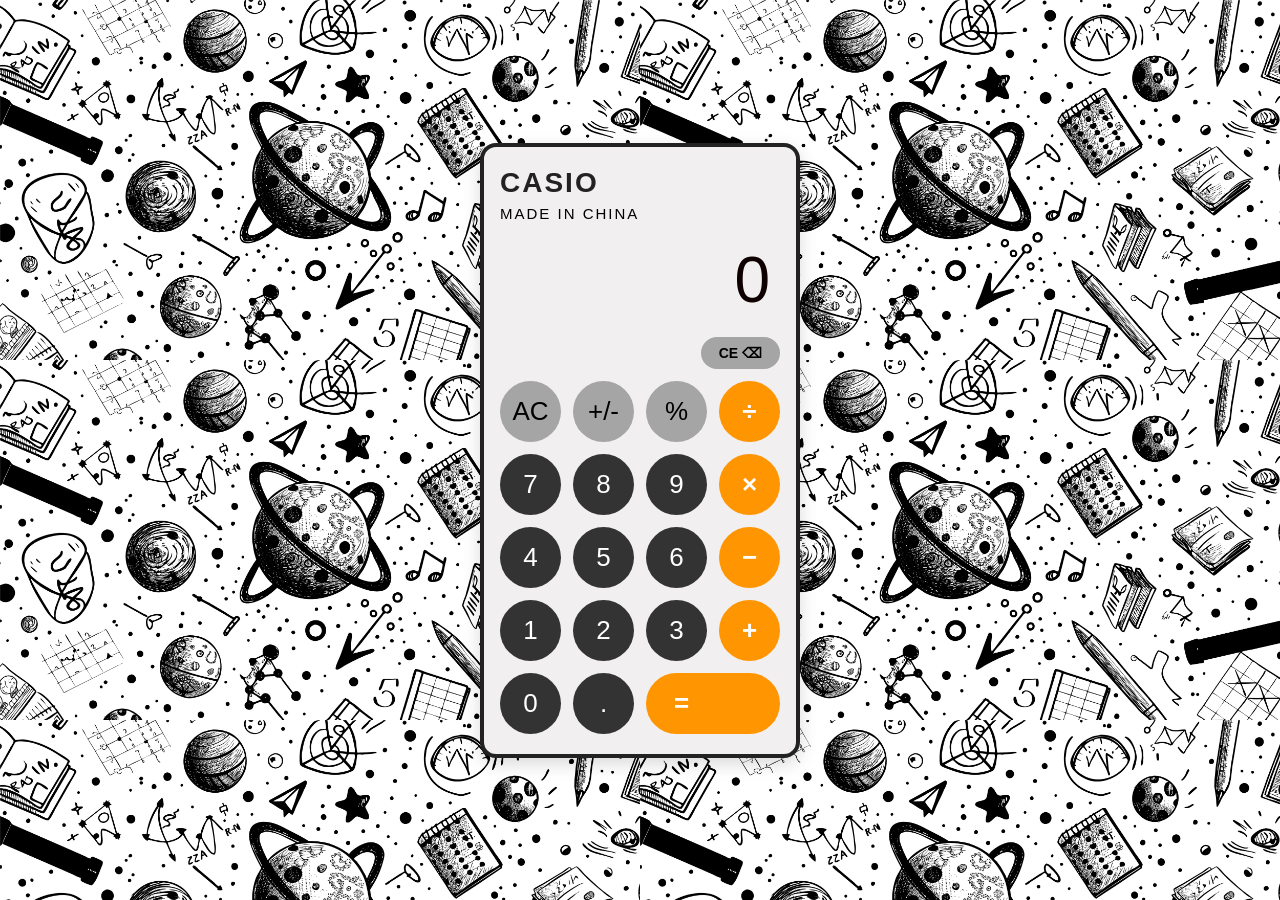
<file: Calculator/index.html>
<!DOCTYPE html>
<html lang="en">
<head>
  <meta charset="UTF-8">
  <meta name="viewport" content="width=device-width, initial-scale=1.0">
  <title>Calculator</title>
  <link rel="stylesheet" href="style.css">
</head>
<body>

  <div class="calculator">

    <div class="brand">CASIO</div>
    <span class="lowercase-text">MADE IN CHINA</span>
    <div class="display" id="display">0</div>

    <div class="ce_row">
      <button class="ce_btn" data-action="ce">CE ⌫</button>
    </div>

    <div class="keys">

      <button class="key key_gray" data-action="clear">AC</button>
      <button class="key key_gray" data-action="sign">+/-</button>
      <button class="key key_gray" data-action="percent">%</button>
      <button class="key key_orange" data-action="divide">÷</button>

      <button class="key key_dark" data-number="7">7</button>
      <button class="key key_dark" data-number="8">8</button>
      <button class="key key_dark" data-number="9">9</button>
      <button class="key key_orange" data-action="multiply">×</button>

      <button class="key key_dark" data-number="4">4</button>
      <button class="key key_dark" data-number="5">5</button>
      <button class="key key_dark" data-number="6">6</button>
      <button class="key key_orange" data-action="subtract">−</button>

      <button class="key key_dark" data-number="1">1</button>
      <button class="key key_dark" data-number="2">2</button>
      <button class="key key_dark" data-number="3">3</button>
      <button class="key key_orange" data-action="add">+</button>

      <button class="key key_dark" data-number="0">0</button>
      <button class="key key_dark" data-action="decimal">.</button>
      <button class="key key_dark key_equal key key_orange" data-action="equals">=</button>

    </div>
  </div>

  <script src="script.js"></script>
</body>
</html>
</file>
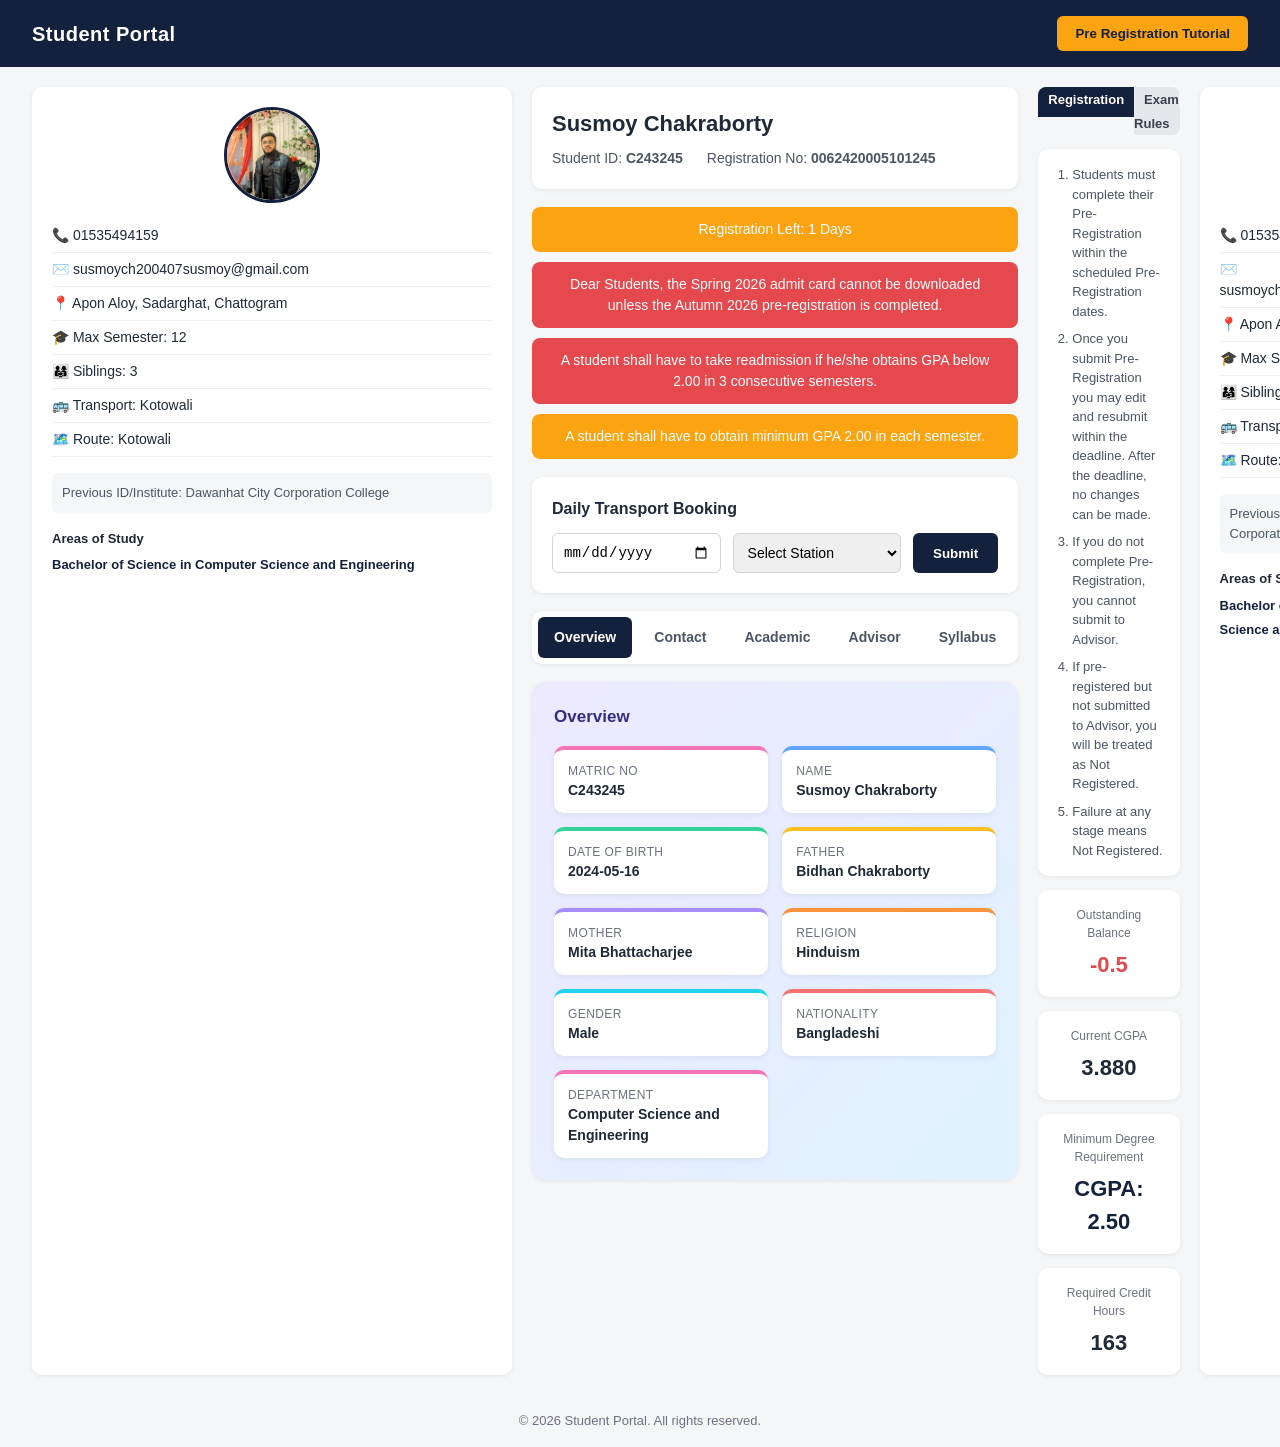
<file: Portal/index.html>
<!DOCTYPE html>
<html lang="en">
<head>
  <meta charset="UTF-8">
  <meta name="viewport" content="width=device-width, initial-scale=1.0">
  <title>Student Portal</title>
  <link rel="stylesheet" href="style.css">
</head>
<body>

  <header class="site_header">
    <div class="brand">Student Portal</div>
    <button class="tutorial_btn">Pre Registration Tutorial</button>
  </header>

  <div class="layout_wrapper">

    <aside class="profile_sidebar">

      <div class="profile_photo_box">
        <img src="myphoto.jpg" alt="Student photo" class="profile_photo">
      </div>

      <ul class="profile_contact_list">
        <li>📞 01535494159</li>
        <li>✉️ susmoych200407susmoy@gmail.com</li>
        <li>📍 Apon Aloy, Sadarghat, Chattogram</li>
        <li>🎓 Max Semester: 12</li>
        <li>👨‍👩‍👧 Siblings: 3</li>
        <li>🚌 Transport: Kotowali</li>
        <li>🗺️ Route: Kotowali</li>
      </ul>

      <article class="prev_institute_box">
        <p>Previous ID/Institute: Dawanhat City Corporation College</p>
      </article>

      <div class="study_area_box">
        <p>Areas of Study</p>
        <a href="#">Bachelor of Science in Computer Science and Engineering</a>
      </div>

    </aside>

    <main class="main_content">

      <!-- _section_: student name + id block -->
      <section class="student_id_card">
        <h1 class="student_name">Susmoy Chakraborty</h1>
        <div class="id_row">
          <span>Student ID: <strong>C243245</strong></span>
          <span>Registration No: <strong>0062420005101245</strong></span>
        </div>
      </section>

      <section class="notice_section">
        <p class="notice notice_warning">Registration Left: 1 Days</p>
        <p class="notice notice_danger">Dear Students, the Spring 2026 admit card cannot be downloaded unless the Autumn 2026 pre-registration is completed.</p>
        <p class="notice notice_danger">A student shall have to take readmission if he/she obtains GPA below 2.00 in 3 consecutive semesters.</p>
        <p class="notice notice_warning">A student shall have to obtain minimum GPA 2.00 in each semester.</p>
      </section>

      <section class="transport_section">
        <h2>Daily Transport Booking</h2>
        <form class="transport_form">
          <input type="date" class="input_date" required>
          <select class="input_station" required>
            <option value="">Select Station</option>
            <option value="kotowali">Kotowali</option>
            <option value="agrabad">Agrabad</option>
            <option value="gec">GEC</option>
          </select>
          <button type="submit" class="submit_btn">Submit</button>
        </form>
      </section>

      <nav class="tab_nav">
        <ul>
          <li><a href="#overview" class="tab_link active">Overview</a></li>
          <li><a href="#contact" class="tab_link">Contact</a></li>
          <li><a href="#academic" class="tab_link">Academic</a></li>
          <li><a href="#advisor" class="tab_link">Advisor</a></li>
          <li><a href="#syllabus" class="tab_link">Syllabus</a></li>
        </ul>
      </nav>

      <article id="overview" class="overview_article">
        <h2>Overview</h2>
        <div class="detail_grid">
          <div class="detail_item"><span>Matric No</span><strong>C243245</strong></div>
          <div class="detail_item"><span>Name</span><strong>Susmoy Chakraborty</strong></div>
          <div class="detail_item"><span>Date of Birth</span><strong>2024-05-16</strong></div>
          <div class="detail_item"><span>Father</span><strong>Bidhan Chakraborty</strong></div>
          <div class="detail_item"><span>Mother</span><strong>Mita Bhattacharjee</strong></div>
          <div class="detail_item"><span>Religion</span><strong>Hinduism</strong></div>
          <div class="detail_item"><span>Gender</span><strong>Male</strong></div>
          <div class="detail_item"><span>Nationality</span><strong>Bangladeshi</strong></div>
          <div class="detail_item"><span>Department</span><strong>Computer Science and Engineering</strong></div>
        </div>
      </article>

    </main>

    <aside class="info_sidebar">

      <!-- _nav_: two tab toggle between Registration and Exam Rules panels -->
      <nav class="side_tab_nav">
        <ul>
          <li><a href="#registration" class="side_tab active">Registration</a></li>
          <li><a href="#exam_rules" class="side_tab">Exam Rules</a></li>
        </ul>
      </nav>

      <section id="registration" class="rules_section">
        <ol class="rules_list">
          <li>Students must complete their Pre-Registration within the scheduled Pre-Registration dates.</li>
          <li>Once you submit Pre-Registration you may edit and resubmit within the deadline. After the deadline, no changes can be made.</li>
          <li>If you do not complete Pre-Registration, you cannot submit to Advisor.</li>
          <li>If pre-registered but not submitted to Advisor, you will be treated as Not Registered.</li>
          <li>Failure at any stage means Not Registered.</li>
        </ol>
      </section>

      <!-- _section_: outstanding balance box -->
      <section class="balance_box">
        <p>Outstanding Balance</p>
        <strong>-0.5</strong>
      </section>

      <section class="cgpa_box">
        <p>Current CGPA</p>
        <strong>3.880</strong>
      </section>

      <section class="requirement_box">
        <p>Minimum Degree Requirement</p>
        <strong>CGPA: 2.50</strong>
      </section>

      <section class="credit_box">
        <p>Required Credit Hours</p>
        <strong>163</strong>
      </section>

    </aside>
    <!-- new column -->
<aside class="profile_sidebar">

      <div class="profile_photo_box">
        <img src="myphoto.jpg" alt="Student photo" class="profile_photo">
      </div>

      <ul class="profile_contact_list">
        <li>📞 01535494159</li>
        <li>✉️ susmoych200407susmoy@gmail.com</li>
        <li>📍 Apon Aloy, Sadarghat, Chattogram</li>
        <li>🎓 Max Semester: 12</li>
        <li>👨‍👩‍👧 Siblings: 3</li>
        <li>🚌 Transport: Kotowali</li>
        <li>🗺️ Route: Kotowali</li>
      </ul>

      <article class="prev_institute_box">
        <p>Previous ID/Institute: Dawanhat City Corporation College</p>
      </article>

      <div class="study_area_box">
        <p>Areas of Study</p>
        <a href="#">Bachelor of Science in Computer Science and Engineering</a>
      </div>

    </aside>
  </div>

  <footer class="site_footer">
    <p>&copy; 2026 Student Portal. All rights reserved.</p>
  </footer>

</body>
</html>
</file>
<file: Calculator/style.css>
* {
  box-sizing: border-box;
  margin: 0;
  padding: 0;
}

body {
  min-height: 100vh;
  display: flex;
  align-items: center;
  justify-content: center;
  background-image: url("ggg.jpg");
  background-size: 50% auto; 
  font-family: "Segoe UI", Arial, sans-serif;
}

.calculator {
  width: 320px;
  padding: 20px 16px;
  border: 4px solid #222222;
  border-radius: 16px;
  background: #f1efef;
  box-shadow: 0 6px 18px rgba(0, 0, 0, 0.15);
}
.lowercase-text {
  font-size: 15px;
  font-weight: 500;
  letter-spacing: 2px;
 
}
.brand {
  text-align: left;
  font-size: 28px;
  font-weight: 800;
  letter-spacing: 2px;
  color: #222222;
  margin-bottom: 6px;
}

.display {
  color: #0e0000;
  font-size: 64px;
  font-weight: 300;
  text-align: right;
  padding: 20px 10px;
  overflow-x: auto;
  white-space: nowrap;
}

.ce_row {
  display: flex;
  justify-content: flex-end;
  margin-bottom: 12px;
}

.ce_btn {
  background: #a5a5a5;
  color: #000000;
  border: none;
  border-radius: 20px;
  padding: 8px 18px;
  font-size: 14px;
  font-weight: 600;
  cursor: pointer;
  transition: filter 0.1s ease;
}

.ce_btn:active {
  filter: brightness(1.2);
}

.keys {
  display: grid;
  grid-template-columns: repeat(4, 1fr);
  gap: 12px;
}

.key {
  aspect-ratio: 1 / 1;
  border: none;
  border-radius: 50%;
  font-size: 26px;
  cursor: pointer;
  transition: filter 0.1s ease;
}

.key:active {
  filter: brightness(1.2);
}

.key_dark {
  background: #333333;
  color: #ffffff;
}

.key_gray {
  background: #a5a5a5;
  color: #000000;
}

.key_orange {
  background: #ff9500;
  color: #ffffff;
  font-weight: 600;
}

.key_equal {
  grid-column: span 2;
  aspect-ratio: auto;
  border-radius: 40px;
  text-align: left;
  padding-left: 28px;
}
</file>
<file: Portal/style.css>
/* _____ base reset _____ */
* {
  box-sizing: border-box;
  margin: 0;
  padding: 0;
}

body {
  font-family: "Segoe UI", Arial, sans-serif;
  background: #F4F6F8;
  color: #1F2937;
  line-height: 1.5;
}

/* _____ page header _____ */
.site_header {
  display: flex;
  justify-content: space-between;
  align-items: center;
  background: #14213D;
  color: #ffffff;
  padding: 16px 32px;
}

.brand {
  font-size: 20px;
  font-weight: 700;
  letter-spacing: 0.5px;
}

.tutorial_btn {
  background: #FCA311;
  color: #14213D;
  border: none;
  padding: 10px 18px;
  border-radius: 6px;
  font-weight: 600;
  cursor: pointer;
}

.tutorial_btn:hover {
  background: #e6940c;
}

/* _____ 3 column layout wrapper _____ */
.layout_wrapper {
  display: grid;
  grid-template-columns: 480px 1fr 1fr 280px;
  gap: 20px;
  padding: 20px 32px;
  align-items: column;
}

/* _____ left sidebar : profile card _____ */
.profile_sidebar {
  background: #ffffff;
  border-radius: 10px;
  padding: 20px;
  box-shadow: 0 1px 4px rgba(0,0,0,0.08);
}

.profile_photo_box {
  display: flex;
  justify-content: center;
  margin-bottom: 16px;
}

.profile_photo {
  width: 96px;
  height: 96px;
  border-radius: 50%;
  object-fit: cover;
  border: 3px solid #14213D;
}

.profile_contact_list {
  list-style: none;
  font-size: 14px;
  margin-bottom: 16px;
}

.profile_contact_list li {
  padding: 6px 0;
  border-bottom: 1px solid #EEEEEE;
}

.prev_institute_box {
  font-size: 13px;
  color: #4B5563;
  background: #F4F6F8;
  padding: 10px;
  border-radius: 6px;
  margin-bottom: 16px;
}

.study_area_box p {
  font-size: 13px;
  font-weight: 600;
  margin-bottom: 4px;
}

.study_area_box a {
  font-size: 13px;
  color: #14213D;
  text-decoration: none;
  font-weight: 600;
}

.study_area_box a:hover {
  text-decoration: underline;
}

/* _____ main content column _____ */
.main_content {
  display: flex;
  flex-direction: column;
  gap: 18px;
}

.student_id_card {
  background: #ffffff;
  border-radius: 10px;
  padding: 20px;
  box-shadow: 0 1px 4px rgba(0,0,0,0.08);
}

.student_name {
  font-size: 22px;
  margin-bottom: 8px;
}

.id_row {
  display: flex;
  gap: 24px;
  font-size: 14px;
  color: #4B5563;
  flex-wrap: wrap;
}

/* _____ notice / alert banners _____ */
.notice_section {
  display: flex;
  flex-direction: column;
  gap: 10px;
}

.notice {
  padding: 12px 16px;
  border-radius: 8px;
  color: #ffffff;
  font-size: 14px;
  text-align: center;
}

.notice_warning {
  background: #FCA311;
}

.notice_danger {
  background: #E5484D;
}

/* _____ transport booking form _____ */
.transport_section {
  background: #ffffff;
  border-radius: 10px;
  padding: 20px;
  box-shadow: 0 1px 4px rgba(0,0,0,0.08);
}

.transport_section h2 {
  font-size: 16px;
  margin-bottom: 12px;
}

.transport_form {
  display: flex;
  gap: 12px;
  flex-wrap: wrap;
}

.input_date,
.input_station {
  flex: 1;
  min-width: 160px;
  padding: 10px;
  border: 1px solid #D1D5DB;
  border-radius: 6px;
  font-size: 14px;
}

.submit_btn {
  background: #14213D;
  color: #ffffff;
  border: none;
  padding: 10px 20px;
  border-radius: 6px;
  cursor: pointer;
  font-weight: 600;
}

.submit_btn:hover {
  background: #223160;
}

/* _____ tab navigation _____ */
.tab_nav ul {
  list-style: none;
  display: flex;
  gap: 6px;
  background: #ffffff;
  border-radius: 10px;
  padding: 6px;
  box-shadow: 0 1px 4px rgba(0,0,0,0.08);
}

.tab_link {
  display: block;
  padding: 10px 16px;
  text-decoration: none;
  color: #4B5563;
  font-size: 14px;
  border-radius: 6px;
  font-weight: 600;
}

.tab_link.active,
.tab_link:hover {
  background: #14213D;
  color: #ffffff;
}

/* _____ overview article / detail grid : gradient panel + colorful rotating cards _____ */
.overview_article {
  background: linear-gradient(135deg, #EDE9FE 0%, #E0F2FE 100%);
  border-radius: 14px;
  padding: 22px;
  box-shadow: 0 1px 4px rgba(0,0,0,0.08);
}

.overview_article h2 {
  font-size: 17px;
  margin-bottom: 16px;
  color: #312E81;
}

.detail_grid {
  display: grid;
  grid-template-columns: 1fr 1fr;
  gap: 14px;
}

.detail_item {
  display: flex;
  flex-direction: column;
  background: #ffffff;
  padding: 12px 14px;
  border-radius: 10px;
  border-left: none;
  border-top: 4px solid #A5B4FC;
  box-shadow: 0 2px 6px rgba(0,0,0,0.06);
  transition: transform 0.15s ease, box-shadow 0.15s ease;
}

.detail_item:hover {
  transform: translateY(-3px);
  box-shadow: 0 6px 14px rgba(0,0,0,0.12);
}

/* _____ cycle a different accent color onto every card in the grid _____ */
.detail_item:nth-child(8n+1) { border-top-color: #F472B6; }
.detail_item:nth-child(8n+2) { border-top-color: #60A5FA; }
.detail_item:nth-child(8n+3) { border-top-color: #34D399; }
.detail_item:nth-child(8n+4) { border-top-color: #FBBF24; }
.detail_item:nth-child(8n+5) { border-top-color: #A78BFA; }
.detail_item:nth-child(8n+6) { border-top-color: #FB923C; }
.detail_item:nth-child(8n+7) { border-top-color: #22D3EE; }
.detail_item:nth-child(8n+8) { border-top-color: #F87171; }

.detail_item span {
  font-size: 12px;
  color: #6B7280;
  text-transform: uppercase;
  letter-spacing: 0.4px;
}

.detail_item strong {
  font-size: 14px;
}

/* _____ right sidebar : rules + status boxes _____ */
.info_sidebar {
  display: flex;
  flex-direction: column;
  gap: 14px;
}

.side_tab_nav ul {
  list-style: none;
  display: flex;
  border-radius: 8px;
  overflow: hidden;
}

.side_tab {
  flex: 1;
  text-align: center;
  padding: 10px;
  text-decoration: none;
  font-size: 13px;
  font-weight: 600;
  background: #E5E7EB;
  color: #374151;
}

.side_tab.active {
  background: #14213D;
  color: #ffffff;
}

.rules_section {
  background: #ffffff;
  border-radius: 10px;
  padding: 16px;
  box-shadow: 0 1px 4px rgba(0,0,0,0.08);
}

.rules_list {
  padding-left: 18px;
  font-size: 13px;
  color: #4B5563;
  display: flex;
  flex-direction: column;
  gap: 8px;
}

/* _____ status boxes : balance / cgpa / requirement / credit _____ */
.balance_box,
.cgpa_box,
.requirement_box,
.credit_box {
  background: #ffffff;
  border-radius: 10px;
  padding: 16px;
  text-align: center;
  box-shadow: 0 1px 4px rgba(0,0,0,0.08);
}

.balance_box p,
.cgpa_box p,
.requirement_box p,
.credit_box p {
  font-size: 12px;
  color: #6B7280;
  margin-bottom: 6px;
}

.balance_box strong,
.cgpa_box strong,
.requirement_box strong,
.credit_box strong {
  font-size: 22px;
}

.balance_box strong {
  color: #E5484D;
}

.requirement_box strong {
  color: #14213D;
}

/* _____ hide the CGPA box as requested, kept in the HTML but not shown _____ */
.hide_cgpa {
  display: none;
}

/* _____ page footer _____ */
.site_footer {
  text-align: center;
  padding: 16px;
  font-size: 13px;
  color: #6B7280;
}

/* _____ responsive : stack columns on small screens _____ */
@media (max-width: 900px) {
  .layout_wrapper {
    grid-template-columns: 1fr;
  }
}
</file>
